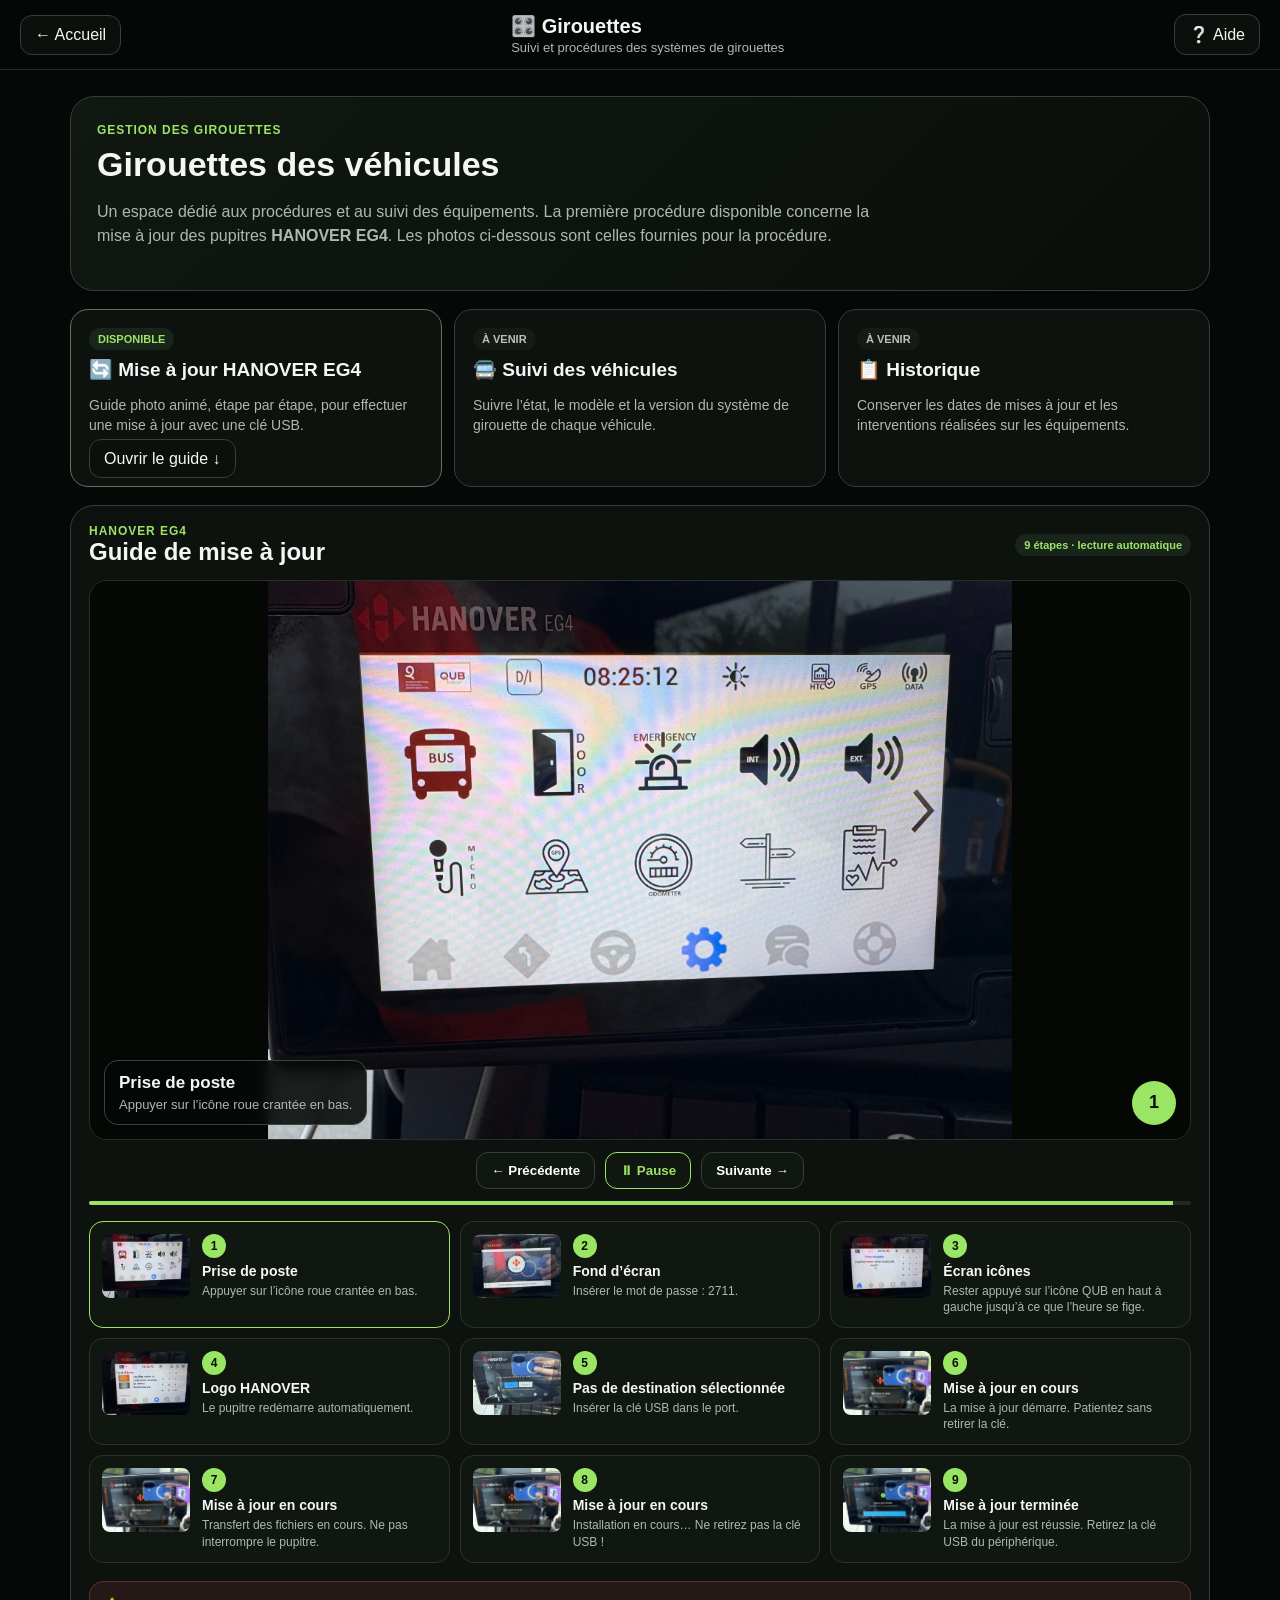
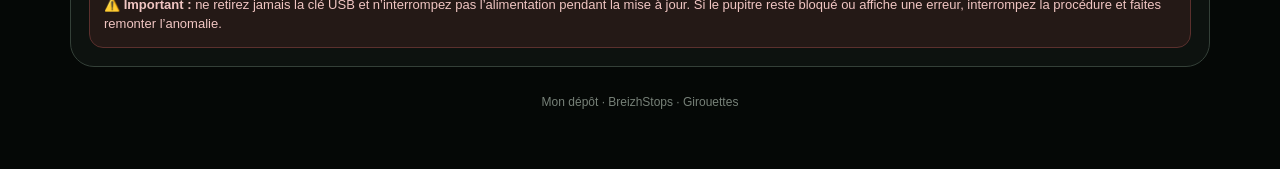
<file: girouettes.html>
<!doctype html>
<html lang="fr">
<head>
<meta charset="utf-8">
<meta name="viewport" content="width=device-width,initial-scale=1,viewport-fit=cover">
<meta name="theme-color" content="#050806">
<title>Girouettes — Mon dépôt</title>
<style>
:root{color-scheme:dark;--bg:#050806;--panel:#0d120f;--panel2:#101710;--line:#344038;--muted:#aeb8b0;--accent:#9be564;--warn:#f3b544}
*{box-sizing:border-box}html{scroll-behavior:smooth}body{margin:0;background:var(--bg);color:#f5f7f5;font-family:-apple-system,BlinkMacSystemFont,"Segoe UI",sans-serif}a{color:inherit;text-decoration:none}.top{padding:14px 20px;border-bottom:1px solid #263029;display:flex;align-items:center;justify-content:space-between;gap:16px;position:sticky;top:0;background:rgba(5,8,6,.94);backdrop-filter:blur(14px);z-index:10}.back,.help{padding:10px 14px;border:1px solid var(--line);border-radius:12px;background:#0b100d}.title{font-weight:800;font-size:20px}.sub{color:var(--muted);font-size:13px;margin-top:2px}.wrap{max-width:1180px;margin:auto;padding:26px 20px 60px}.hero{background:linear-gradient(135deg,#101811,#0a0e0b);border:1px solid var(--line);border-radius:24px;padding:26px;margin-bottom:18px}.eyebrow{color:var(--accent);font-weight:800;letter-spacing:.08em;font-size:12px}.hero h1{font-size:34px;margin:8px 0}.hero p{color:var(--muted);max-width:800px;line-height:1.5}.modules{display:grid;grid-template-columns:repeat(3,1fr);gap:12px;margin:18px 0}.module{border:1px solid var(--line);background:var(--panel);border-radius:18px;padding:18px}.module.active{border-color:#60765d}.module h2{margin:8px 0;font-size:19px}.module p{color:var(--muted);line-height:1.45;font-size:14px}.badge{display:inline-block;padding:5px 9px;border-radius:999px;background:#19251b;color:var(--accent);font-size:11px;font-weight:800}.badge.soon{color:#b7c0ba;background:#151a17}.guide{border:1px solid var(--line);background:var(--panel);border-radius:24px;padding:18px;overflow:hidden}.guide-head{display:flex;align-items:center;justify-content:space-between;gap:12px;margin-bottom:14px}.guide h2{margin:0;font-size:24px}.player{position:relative;background:#050705;border:1px solid #263029;border-radius:18px;overflow:hidden}.player img{width:100%;height:min(62vh,620px);object-fit:contain;display:block;background:#050705}.player-overlay{position:absolute;left:14px;right:14px;bottom:14px;display:flex;align-items:end;justify-content:space-between;gap:12px;pointer-events:none}.player-caption{background:rgba(5,8,6,.88);border:1px solid #39463c;border-radius:14px;padding:12px 14px;max-width:80%;backdrop-filter:blur(8px)}.player-caption strong{display:block;font-size:17px}.player-caption span{display:block;color:var(--muted);font-size:13px;margin-top:4px}.player-num{min-width:44px;height:44px;border-radius:50%;display:grid;place-items:center;background:var(--accent);color:#071007;font-weight:900;font-size:18px}.controls{display:flex;align-items:center;gap:10px;justify-content:center;padding:12px 0}.controls button{border:1px solid var(--line);background:#101610;color:#fff;border-radius:12px;padding:10px 14px;font-weight:700;cursor:pointer}.controls button.active{border-color:var(--accent);color:var(--accent)}.progress{height:4px;background:#202a22;border-radius:99px;overflow:hidden}.progress i{display:block;height:100%;width:0;background:var(--accent);transition:width .2s linear}.steps{display:grid;grid-template-columns:repeat(3,1fr);gap:10px;margin-top:16px}.step{display:flex;gap:12px;border:1px solid #29332c;background:var(--panel2);border-radius:14px;padding:12px;cursor:pointer;text-align:left;color:inherit}.step:hover,.step.selected{border-color:var(--accent)}.step img{width:88px;height:64px;object-fit:cover;border-radius:8px;flex:none}.step-body{min-width:0}.num{display:inline-grid;place-items:center;width:24px;height:24px;border-radius:50%;background:var(--accent);color:#071007;font-weight:900;font-size:12px;margin-bottom:5px}.step strong{display:block;margin-bottom:4px;font-size:14px}.step span{display:block;color:var(--muted);font-size:12px;line-height:1.35}.warning{margin-top:18px;padding:14px;border-radius:14px;background:#241916;border:1px solid #5b302d;color:#f0c5c2;font-size:13px;line-height:1.45}.footer{color:#778178;text-align:center;font-size:12px;margin-top:28px}@media(max-width:800px){.modules,.steps{grid-template-columns:1fr}.wrap{padding:16px 12px 40px}.hero{padding:20px}.hero h1{font-size:28px}.top{padding:12px}.player img{height:52vh}.player-caption{max-width:75%}.step img{width:96px;height:68px}}
</style>
</head>
<body>
<header class="top"><a class="back" href="./index.html">← Accueil</a><div><div class="title">🎛️ Girouettes</div><div class="sub">Suivi et procédures des systèmes de girouettes</div></div><a class="help" href="#guide">❔ Aide</a></header>
<main class="wrap">
<section class="hero"><div class="eyebrow">GESTION DES GIROUETTES</div><h1>Girouettes des véhicules</h1><p>Un espace dédié aux procédures et au suivi des équipements. La première procédure disponible concerne la mise à jour des pupitres <strong>HANOVER EG4</strong>. Les photos ci-dessous sont celles fournies pour la procédure.</p></section>
<section class="modules">
<article class="module active"><span class="badge">DISPONIBLE</span><h2>🔄 Mise à jour HANOVER EG4</h2><p>Guide photo animé, étape par étape, pour effectuer une mise à jour avec une clé USB.</p><a class="back" href="#guide">Ouvrir le guide ↓</a></article>
<article class="module"><span class="badge soon">À VENIR</span><h2>🚍 Suivi des véhicules</h2><p>Suivre l’état, le modèle et la version du système de girouette de chaque véhicule.</p></article>
<article class="module"><span class="badge soon">À VENIR</span><h2>📋 Historique</h2><p>Conserver les dates de mises à jour et les interventions réalisées sur les équipements.</p></article>
</section>
<section id="guide" class="guide">
<div class="guide-head"><div><div class="eyebrow">HANOVER EG4</div><h2>Guide de mise à jour</h2></div><span class="badge">9 étapes · lecture automatique</span></div>
<div class="player"><img id="guideImage" src="./assets/girouettes/IMG_7494.jpeg" alt="Étape 1 du guide HANOVER EG4"><div class="player-overlay"><div class="player-caption"><strong id="guideTitle">Prise de poste</strong><span id="guideText">Appuyer sur l’icône roue crantée en bas.</span></div><div id="guideNumber" class="player-num">1</div></div></div>
<div class="controls"><button id="prev">← Précédente</button><button id="play" class="active">▶ Lecture auto</button><button id="next">Suivante →</button></div><div class="progress"><i id="progressBar"></i></div>
<div class="steps" id="steps"></div>
<div class="warning">⚠️ <strong>Important :</strong> ne retirez jamais la clé USB et n’interrompez pas l’alimentation pendant la mise à jour. Si le pupitre reste bloqué ou affiche une erreur, interrompez la procédure et faites remonter l’anomalie.</div>
</section>
<div class="footer">Mon dépôt · BreizhStops · Girouettes</div>
</main>
<script>
const steps=[
['IMG_7494.jpeg','Prise de poste','Appuyer sur l’icône roue crantée en bas.'],
['IMG_7495.jpeg','Fond d’écran','Insérer le mot de passe : 2711.'],
['IMG_7496.jpeg','Écran icônes','Rester appuyé sur l’icône QUB en haut à gauche jusqu’à ce que l’heure se fige.'],
['IMG_7497.jpeg','Logo HANOVER','Le pupitre redémarre automatiquement.'],
['IMG_7498.jpeg','Pas de destination sélectionnée','Insérer la clé USB dans le port.'],
['IMG_7499.jpeg','Mise à jour en cours','La mise à jour démarre. Patientez sans retirer la clé.'],
['IMG_7500.jpeg','Mise à jour en cours','Transfert des fichiers en cours. Ne pas interrompre le pupitre.'],
['IMG_7501.jpeg','Mise à jour en cours','Installation en cours… Ne retirez pas la clé USB !'],
['IMG_7502.jpeg','Mise à jour terminée','La mise à jour est réussie. Retirez la clé USB du périphérique.']
];
let current=0,playing=true,timer=null,started=0,duration=6000;
const $=id=>document.getElementById(id);
function render(){const s=steps[current];$('guideImage').src='./assets/girouettes/'+s[0];$('guideImage').alt='Étape '+(current+1)+' — '+s[1];$('guideTitle').textContent=s[1];$('guideText').textContent=s[2];$('guideNumber').textContent=current+1;document.querySelectorAll('.step').forEach((el,i)=>el.classList.toggle('selected',i===current));started=Date.now();$('progressBar').style.width='0%';}
function go(n){current=(n+steps.length)%steps.length;render();}
function start(){clearInterval(timer);playing=true;$('play').textContent='⏸ Pause';$('play').classList.add('active');started=Date.now();timer=setInterval(()=>{const p=Math.min(100,(Date.now()-started)/duration*100);$('progressBar').style.width=p+'%';if(p>=100)go(current+1)},100)}
function stop(){clearInterval(timer);playing=false;$('play').textContent='▶ Lecture auto';$('play').classList.remove('active')}
$('prev').onclick=()=>{stop();go(current-1)};$('next').onclick=()=>{stop();go(current+1)};$('play').onclick=()=>playing?stop():start();
$('steps').innerHTML=steps.map((s,i)=>`<button class="step" data-i="${i}"><img src="./assets/girouettes/${s[0]}" alt=""><div class="step-body"><b class="num">${i+1}</b><strong>${s[1]}</strong><span>${s[2]}</span></div></button>`).join('');document.querySelectorAll('.step').forEach(el=>el.onclick=()=>{stop();go(Number(el.dataset.i));});render();start();
</script>
</body>
</html>
</file>
